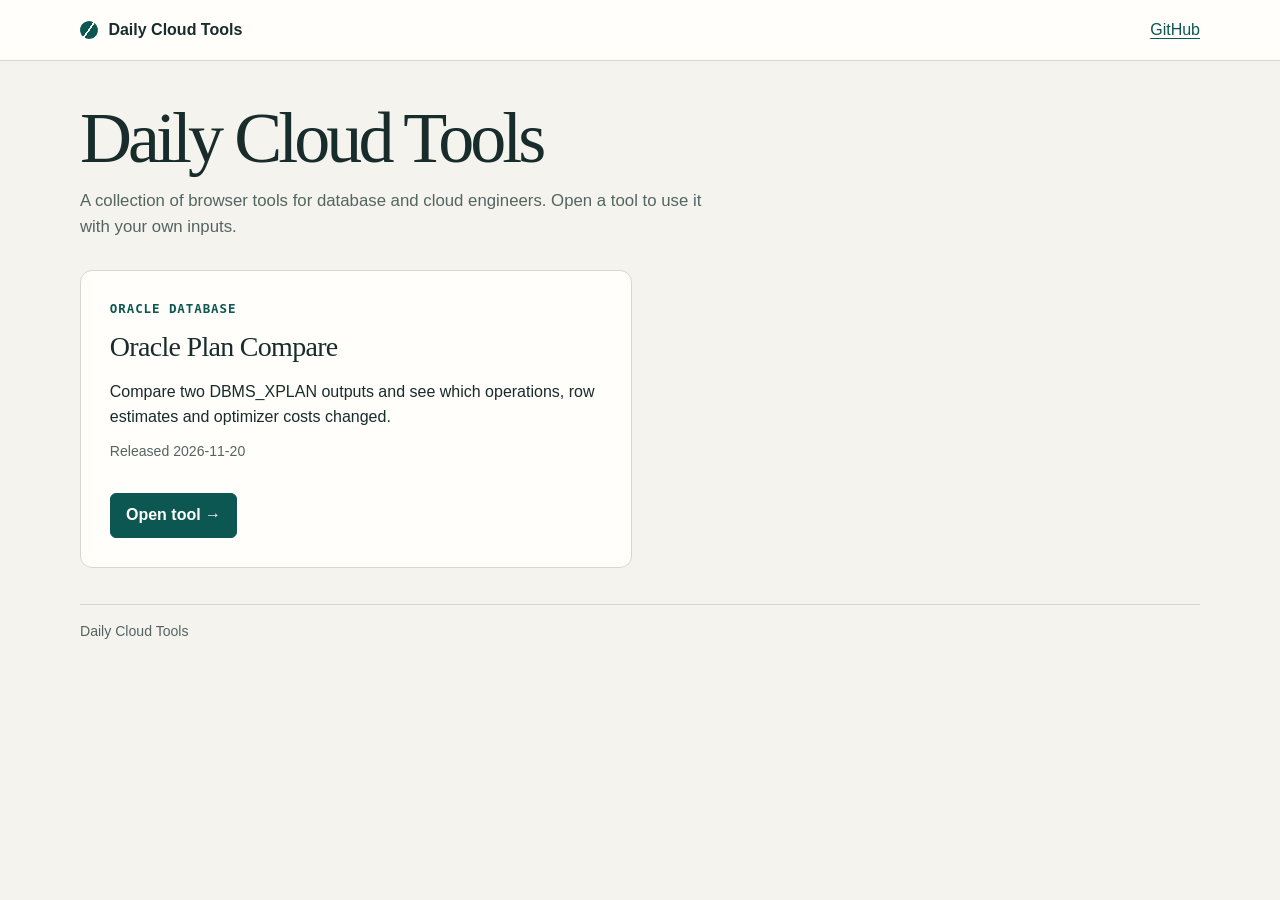
<file: index.html>
<!doctype html>
<html lang="en"><head><meta charset="utf-8"><meta http-equiv="Content-Security-Policy" content="default-src 'none'; script-src 'self'; style-src 'self'; img-src 'self'; connect-src 'none'; form-action 'none'; base-uri 'none'; object-src 'none'"><meta name="viewport" content="width=device-width,initial-scale=1"><title>Daily Cloud Tools</title><meta name="description" content="Small browser tools for Oracle, cloud operations and software engineering."><link rel="stylesheet" href="style.css"></head>
<body><header><nav class="nav"><a class="brand" href="./">Daily Cloud Tools</a><a href="https://github.com/lavkeshhhh/daily-cloud-tools">GitHub</a></nav></header><main><h1>Daily Cloud Tools</h1><p class="intro">A collection of browser tools for database and cloud engineers. Open a tool to use it with your own inputs.</p><div class="grid"><article class="panel card"><p class="category">Oracle Database</p><h2>Oracle Plan Compare</h2><p>Compare two DBMS_XPLAN outputs and see which operations, row estimates and optimizer costs changed.</p><p class="hint date">Released <time datetime="2026-11-20">2026-11-20</time></p><a class="button primary" href="apps/oracle-plan-compare/" aria-label="Open Oracle Plan Compare">Open tool →</a></article></div></main><footer>Daily Cloud Tools</footer></body></html>
</file>
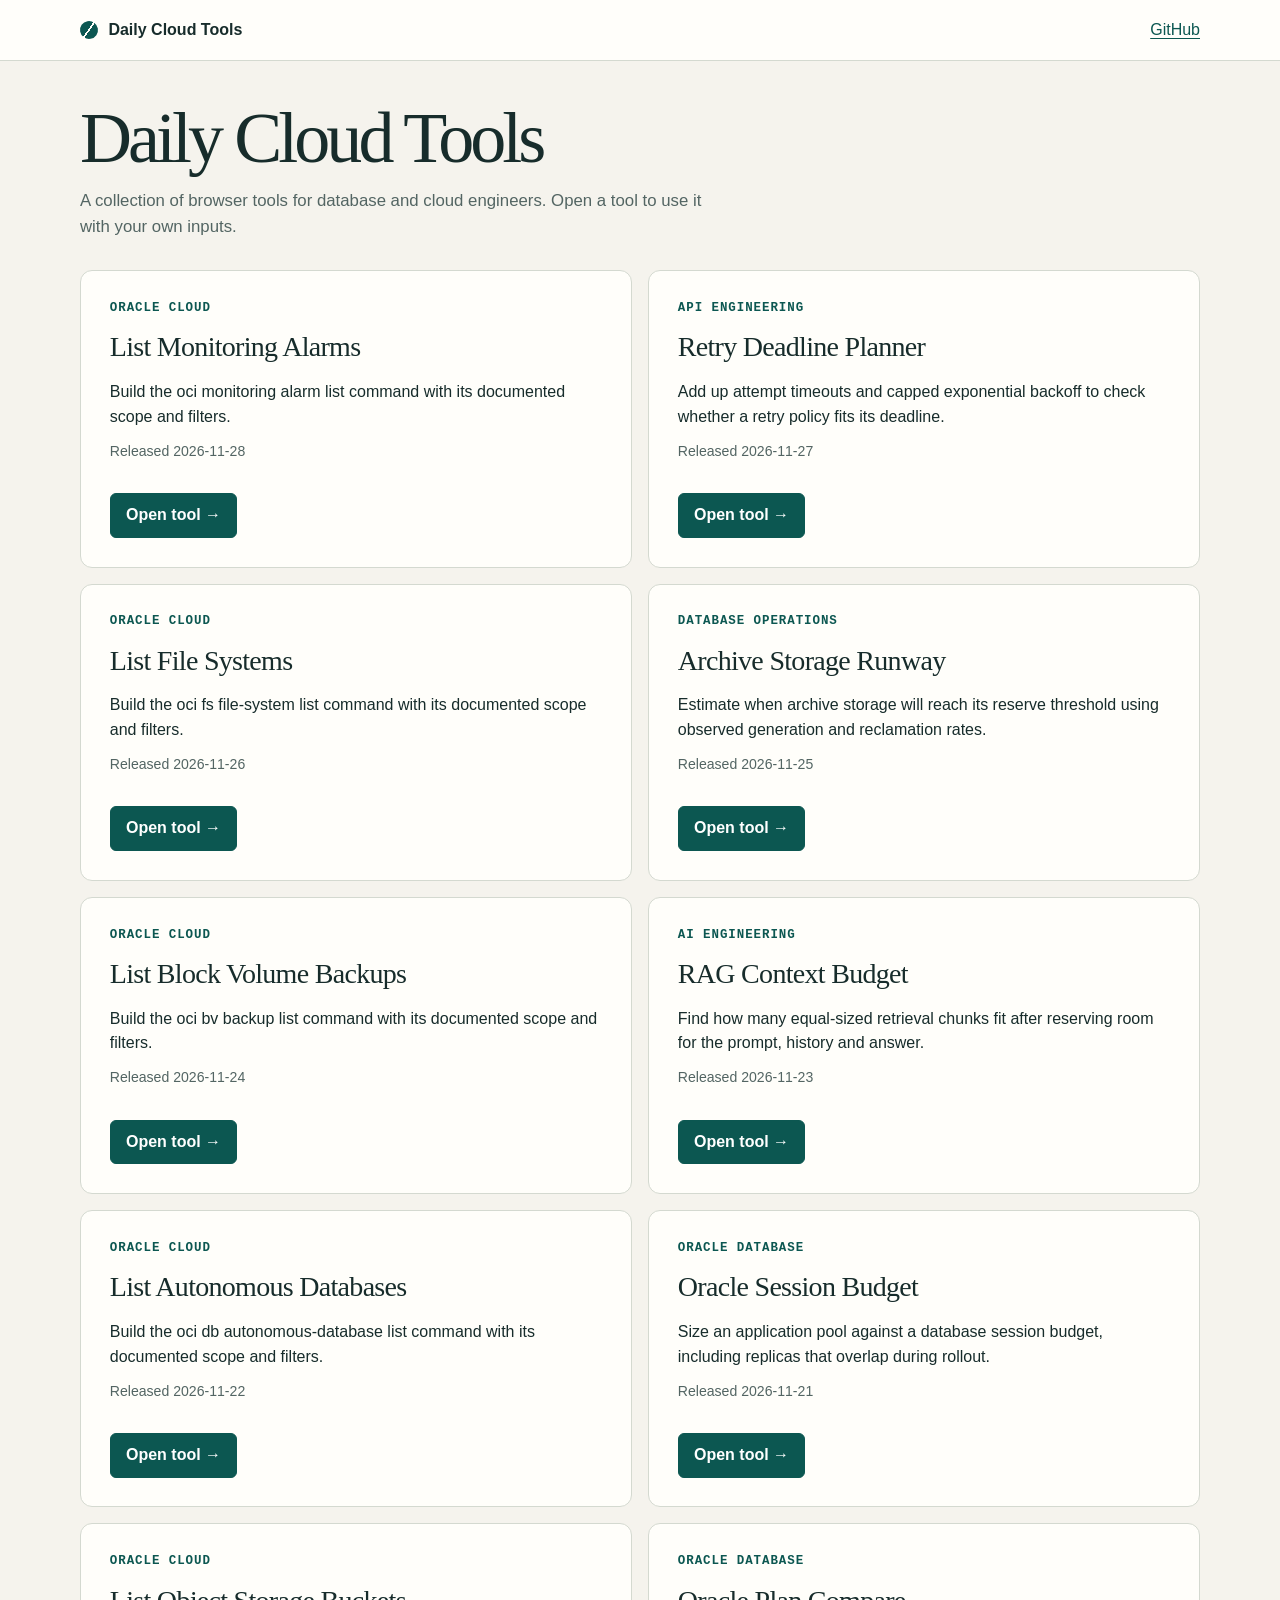
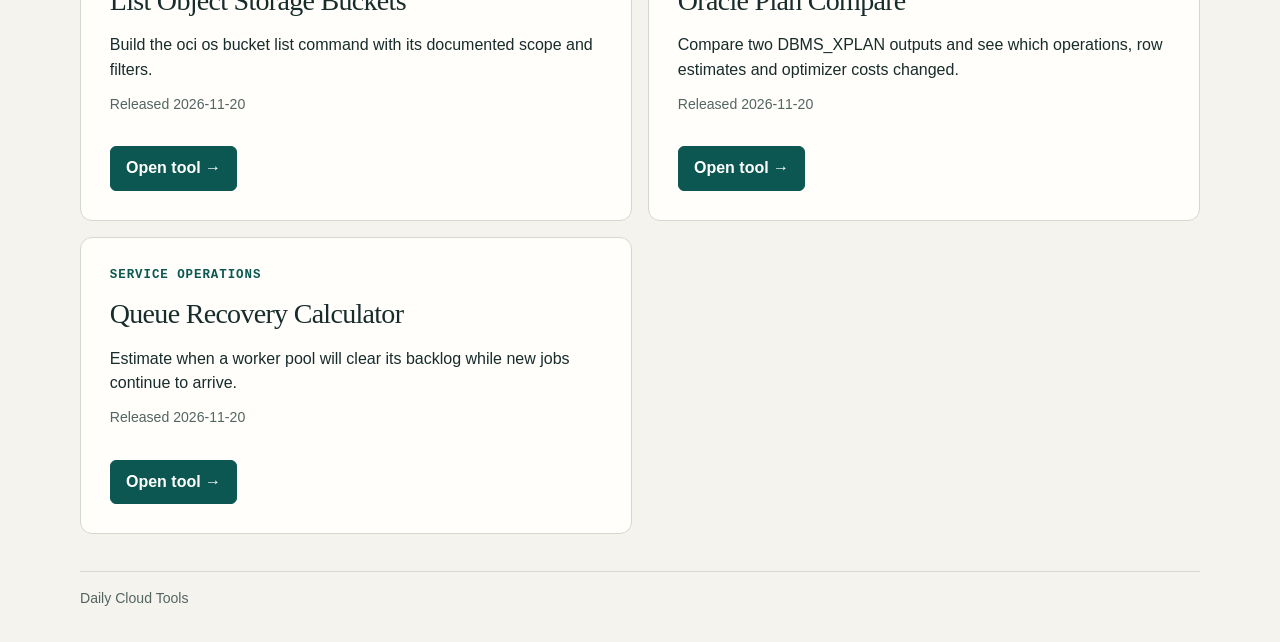
<file: site/index.html>
<!doctype html>
<html lang="en"><head><meta charset="utf-8"><meta http-equiv="Content-Security-Policy" content="default-src 'none'; script-src 'self'; style-src 'self'; img-src 'self'; connect-src 'none'; form-action 'none'; base-uri 'none'; object-src 'none'"><meta name="viewport" content="width=device-width,initial-scale=1"><title>Daily Cloud Tools</title><meta name="description" content="Small browser tools for Oracle, cloud operations and software engineering."><link rel="stylesheet" href="style.css"></head>
<body><header><nav class="nav"><a class="brand" href="./">Daily Cloud Tools</a><a href="https://github.com/lavkeshhhh/daily-cloud-tools">GitHub</a></nav></header><main><h1>Daily Cloud Tools</h1><p class="intro">A collection of browser tools for database and cloud engineers. Open a tool to use it with your own inputs.</p><div class="grid"><article class="panel card"><p class="category">Oracle Cloud</p><h2>List Monitoring Alarms</h2><p>Build the oci monitoring alarm list command with its documented scope and filters.</p><p class="hint date">Released <time datetime="2026-11-28">2026-11-28</time></p><a class="button primary" href="apps/oci-monitoring-alarm-list/" aria-label="Open List Monitoring Alarms">Open tool →</a></article>
<article class="panel card"><p class="category">API engineering</p><h2>Retry Deadline Planner</h2><p>Add up attempt timeouts and capped exponential backoff to check whether a retry policy fits its deadline.</p><p class="hint date">Released <time datetime="2026-11-27">2026-11-27</time></p><a class="button primary" href="apps/retry-deadline/" aria-label="Open Retry Deadline Planner">Open tool →</a></article>
<article class="panel card"><p class="category">Oracle Cloud</p><h2>List File Systems</h2><p>Build the oci fs file-system list command with its documented scope and filters.</p><p class="hint date">Released <time datetime="2026-11-26">2026-11-26</time></p><a class="button primary" href="apps/oci-fs-file-system-list/" aria-label="Open List File Systems">Open tool →</a></article>
<article class="panel card"><p class="category">Database operations</p><h2>Archive Storage Runway</h2><p>Estimate when archive storage will reach its reserve threshold using observed generation and reclamation rates.</p><p class="hint date">Released <time datetime="2026-11-25">2026-11-25</time></p><a class="button primary" href="apps/archive-runway/" aria-label="Open Archive Storage Runway">Open tool →</a></article>
<article class="panel card"><p class="category">Oracle Cloud</p><h2>List Block Volume Backups</h2><p>Build the oci bv backup list command with its documented scope and filters.</p><p class="hint date">Released <time datetime="2026-11-24">2026-11-24</time></p><a class="button primary" href="apps/oci-bv-backup-list/" aria-label="Open List Block Volume Backups">Open tool →</a></article>
<article class="panel card"><p class="category">AI engineering</p><h2>RAG Context Budget</h2><p>Find how many equal-sized retrieval chunks fit after reserving room for the prompt, history and answer.</p><p class="hint date">Released <time datetime="2026-11-23">2026-11-23</time></p><a class="button primary" href="apps/context-packing/" aria-label="Open RAG Context Budget">Open tool →</a></article>
<article class="panel card"><p class="category">Oracle Cloud</p><h2>List Autonomous Databases</h2><p>Build the oci db autonomous-database list command with its documented scope and filters.</p><p class="hint date">Released <time datetime="2026-11-22">2026-11-22</time></p><a class="button primary" href="apps/oci-db-autonomous-database-list/" aria-label="Open List Autonomous Databases">Open tool →</a></article>
<article class="panel card"><p class="category">Oracle Database</p><h2>Oracle Session Budget</h2><p>Size an application pool against a database session budget, including replicas that overlap during rollout.</p><p class="hint date">Released <time datetime="2026-11-21">2026-11-21</time></p><a class="button primary" href="apps/oracle-session-budget/" aria-label="Open Oracle Session Budget">Open tool →</a></article>
<article class="panel card"><p class="category">Oracle Cloud</p><h2>List Object Storage Buckets</h2><p>Build the oci os bucket list command with its documented scope and filters.</p><p class="hint date">Released <time datetime="2026-11-20">2026-11-20</time></p><a class="button primary" href="apps/oci-os-bucket-list/" aria-label="Open List Object Storage Buckets">Open tool →</a></article>
<article class="panel card"><p class="category">Oracle Database</p><h2>Oracle Plan Compare</h2><p>Compare two DBMS_XPLAN outputs and see which operations, row estimates and optimizer costs changed.</p><p class="hint date">Released <time datetime="2026-11-20">2026-11-20</time></p><a class="button primary" href="apps/oracle-plan-compare/" aria-label="Open Oracle Plan Compare">Open tool →</a></article>
<article class="panel card"><p class="category">Service operations</p><h2>Queue Recovery Calculator</h2><p>Estimate when a worker pool will clear its backlog while new jobs continue to arrive.</p><p class="hint date">Released <time datetime="2026-11-20">2026-11-20</time></p><a class="button primary" href="apps/queue-recovery/" aria-label="Open Queue Recovery Calculator">Open tool →</a></article></div></main><footer>Daily Cloud Tools</footer></body></html>
</file>
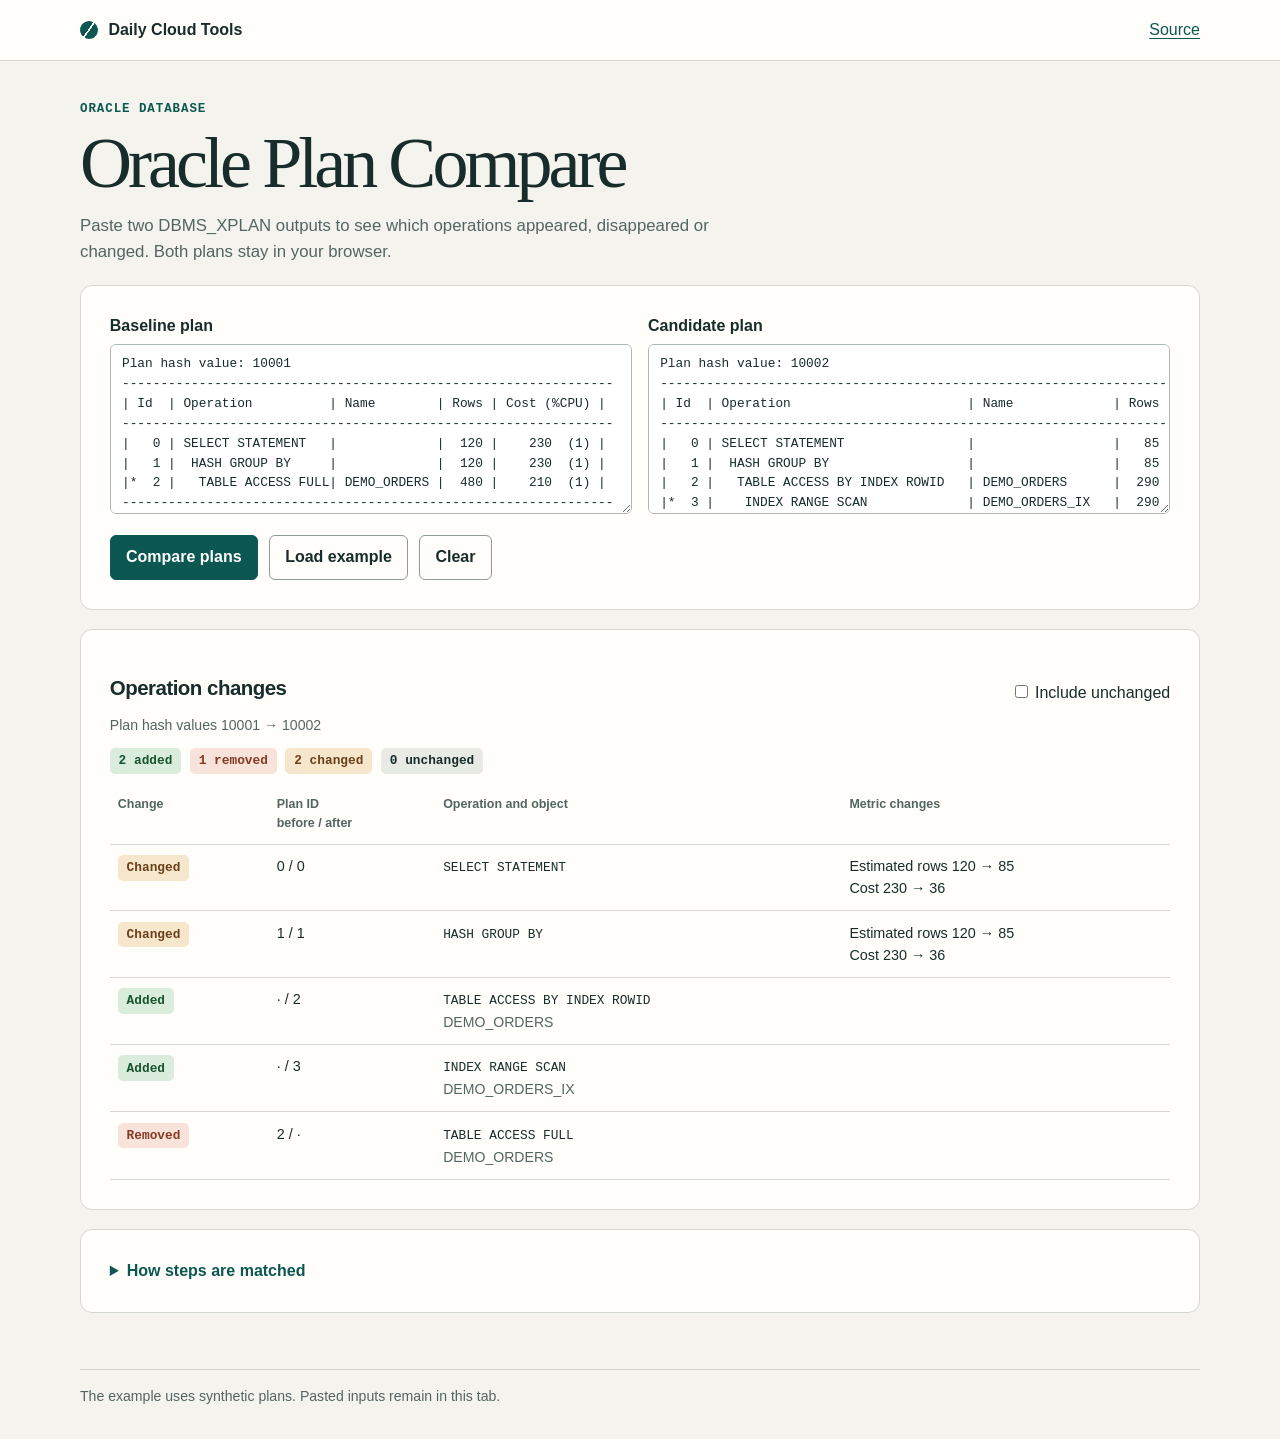
<file: apps/oracle-plan-compare/index.html>
<!doctype html>
<html lang="en"><head><meta charset="utf-8"><meta http-equiv="Content-Security-Policy" content="default-src 'none'; script-src 'self'; style-src 'self'; img-src 'self'; connect-src 'none'; form-action 'none'; base-uri 'none'; object-src 'none'"><meta name="viewport" content="width=device-width,initial-scale=1"><title>Oracle Plan Compare | Daily Cloud Tools</title><meta name="description" content="Compare operations, row estimates and costs in two Oracle DBMS_XPLAN text plans. Your plans stay in your browser."><link rel="stylesheet" href="../../style.css"><script src="core.js" defer></script><script src="examples.js" defer></script><script src="ui.js" defer></script></head>
<body><header><nav class="nav" aria-label="Site"><a class="brand" href="../../">Daily Cloud Tools</a><a href="https://github.com/lavkeshhhh/daily-cloud-tools/tree/main/site/apps/oracle-plan-compare">Source</a></nav></header>
<main><p class="category">Oracle Database</p><h1>Oracle Plan Compare</h1><p class="intro">Paste two DBMS_XPLAN outputs to see which operations appeared, disappeared or changed. Both plans stay in your browser.</p>
<section class="panel" aria-label="Execution plans"><div class="pair"><label class="field"><span>Baseline plan</span><textarea id="before" spellcheck="false" wrap="off" maxlength="500000"></textarea></label><label class="field"><span>Candidate plan</span><textarea id="after" spellcheck="false" wrap="off" maxlength="500000"></textarea></label></div><div class="controls"><button class="primary" id="compare">Compare plans</button><button id="example">Load example</button><button id="clear">Clear</button></div><p class="error spacer" id="error" role="alert" hidden></p></section>
<section class="panel" id="results" aria-labelledby="results-title"><div class="controls end"><h2 id="results-title">Operation changes</h2><label><input type="checkbox" id="same"> Include unchanged</label></div><p id="hashes" class="hint"></p><div class="counts" id="counts" aria-live="polite"></div><div class="tablewrap"><table><thead><tr><th>Change</th><th>Plan ID<br>before / after</th><th>Operation and object</th><th>Metric changes</th></tr></thead><tbody id="rows"></tbody></table></div><p id="empty" class="hint spacer" hidden>Both plans have the same operations and displayed metrics.</p></section>
<details class="panel"><summary>How steps are matched</summary><p>The comparison follows indentation, operation name and object name along each branch. Repeated identical siblings are paired in display order. A different parent or access method can produce both an addition and a removal. Plan IDs are display labels.</p><p>The comparison covers estimated rows, optimizer cost, actual rows, starts, buffers and adaptive active state when present. A blank metric is shown as unavailable. Compare execution statistics from equivalent workloads when investigating performance. Optimizer costs are estimates. <a href="https://docs.oracle.com/en/database/oracle/oracle-database/26/tgsql/generating-and-displaying-execution-plans.html">Oracle execution plan guide</a></p></details></main><footer>The example uses synthetic plans. Pasted inputs remain in this tab.</footer></body></html>
</file>
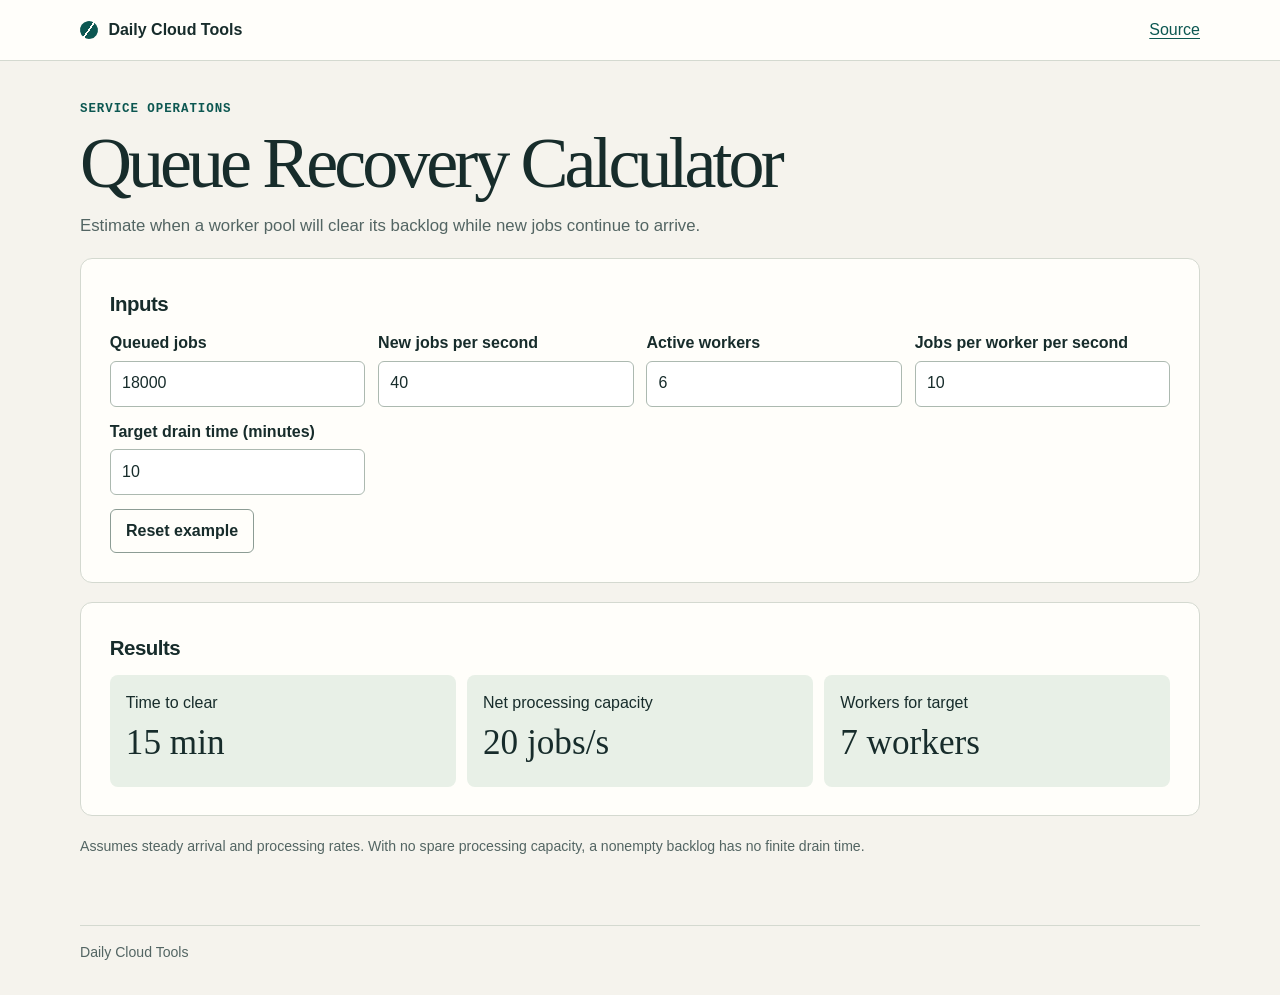
<file: apps/queue-recovery/index.html>
<!doctype html>
<html lang="en"><head><meta charset="utf-8"><meta http-equiv="Content-Security-Policy" content="default-src 'none'; script-src 'self'; style-src 'self'; img-src 'self'; connect-src 'none'; form-action 'none'; base-uri 'none'; object-src 'none'"><meta name="viewport" content="width=device-width,initial-scale=1"><title>Queue Recovery Calculator | Daily Cloud Tools</title><meta name="description" content="Estimate when a worker pool will clear its backlog while new jobs continue to arrive."><link rel="stylesheet" href="../../style.css"><script src="model.js" defer></script><script src="../../shared/calculator.js" defer></script></head>
<body><header><nav class="nav"><a class="brand" href="../../">Daily Cloud Tools</a><a href="https://github.com/lavkeshhhh/daily-cloud-tools/tree/main/site/apps/queue-recovery">Source</a></nav></header><main><p class="category">Service operations</p><h1>Queue Recovery Calculator</h1><p class="intro">Estimate when a worker pool will clear its backlog while new jobs continue to arrive.</p>
<section class="panel"><h2>Inputs</h2><form id="calculator"><div class="specs"><label class="field"><span>Queued jobs</span><input type="number" name="backlog" value="18000" min="0" step="1" required></label>
<label class="field"><span>New jobs per second</span><input type="number" name="incoming" value="40" min="0" step="any" required></label>
<label class="field"><span>Active workers</span><input type="number" name="workers" value="6" min="1" step="1" required></label>
<label class="field"><span>Jobs per worker per second</span><input type="number" name="rate" value="10" min="0.000001" step="any" required></label>
<label class="field"><span>Target drain time (minutes)</span><input type="number" name="target" value="10" min="0.000001" step="any" required></label></div><div class="controls"><button type="button" id="reset">Reset example</button></div></form></section>
<section class="panel" aria-labelledby="result-heading"><h2 id="result-heading">Results</h2><p id="error" class="error" role="alert" hidden></p><div class="metrics" id="metrics" aria-live="polite"></div></section><p class="hint spacer">Assumes steady arrival and processing rates. With no spare processing capacity, a nonempty backlog has no finite drain time.</p></main><footer>Daily Cloud Tools</footer></body></html>
</file>
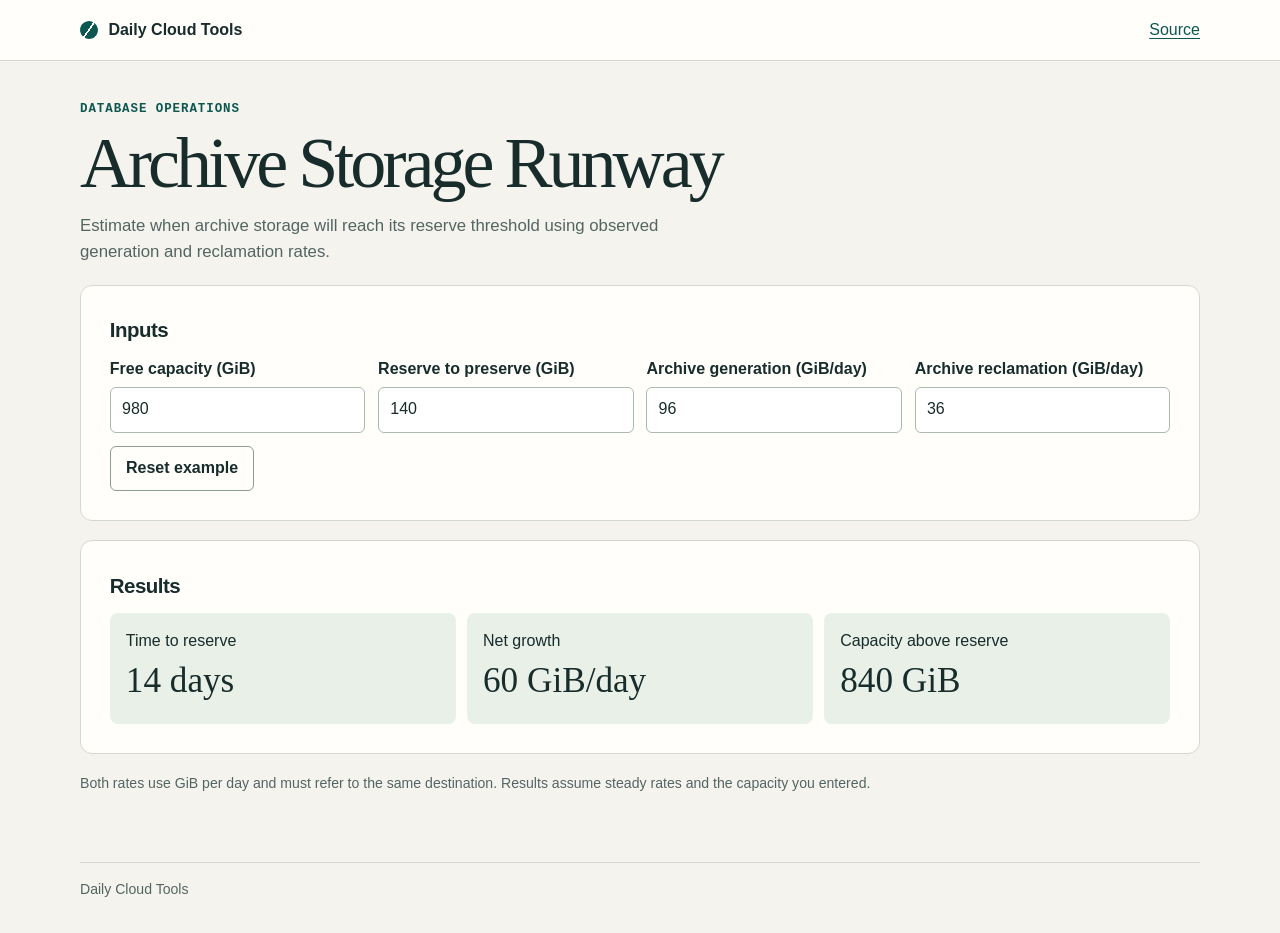
<file: site/apps/archive-runway/index.html>
<!doctype html>
<html lang="en"><head><meta charset="utf-8"><meta http-equiv="Content-Security-Policy" content="default-src 'none'; script-src 'self'; style-src 'self'; img-src 'self'; connect-src 'none'; form-action 'none'; base-uri 'none'; object-src 'none'"><meta name="viewport" content="width=device-width,initial-scale=1"><title>Archive Storage Runway | Daily Cloud Tools</title><meta name="description" content="Estimate when archive storage will reach its reserve threshold using observed generation and reclamation rates."><link rel="stylesheet" href="../../style.css"><script src="model.js" defer></script><script src="../../shared/calculator.js" defer></script></head>
<body><header><nav class="nav"><a class="brand" href="../../">Daily Cloud Tools</a><a href="https://github.com/lavkeshhhh/daily-cloud-tools/tree/main/site/apps/archive-runway">Source</a></nav></header><main><p class="category">Database operations</p><h1>Archive Storage Runway</h1><p class="intro">Estimate when archive storage will reach its reserve threshold using observed generation and reclamation rates.</p>
<section class="panel"><h2>Inputs</h2><form id="calculator"><div class="specs"><label class="field"><span>Free capacity (GiB)</span><input type="number" name="free" value="980" min="0" step="any" required></label>
<label class="field"><span>Reserve to preserve (GiB)</span><input type="number" name="reserve" value="140" min="0" step="any" required></label>
<label class="field"><span>Archive generation (GiB/day)</span><input type="number" name="generated" value="96" min="0" step="any" required></label>
<label class="field"><span>Archive reclamation (GiB/day)</span><input type="number" name="reclaimed" value="36" min="0" step="any" required></label></div><div class="controls"><button type="button" id="reset">Reset example</button></div></form></section>
<section class="panel" aria-labelledby="result-heading"><h2 id="result-heading">Results</h2><p id="error" class="error" role="alert" hidden></p><div class="metrics" id="metrics" aria-live="polite"></div></section><p class="hint spacer">Both rates use GiB per day and must refer to the same destination. Results assume steady rates and the capacity you entered.</p></main><footer>Daily Cloud Tools</footer></body></html>
</file>
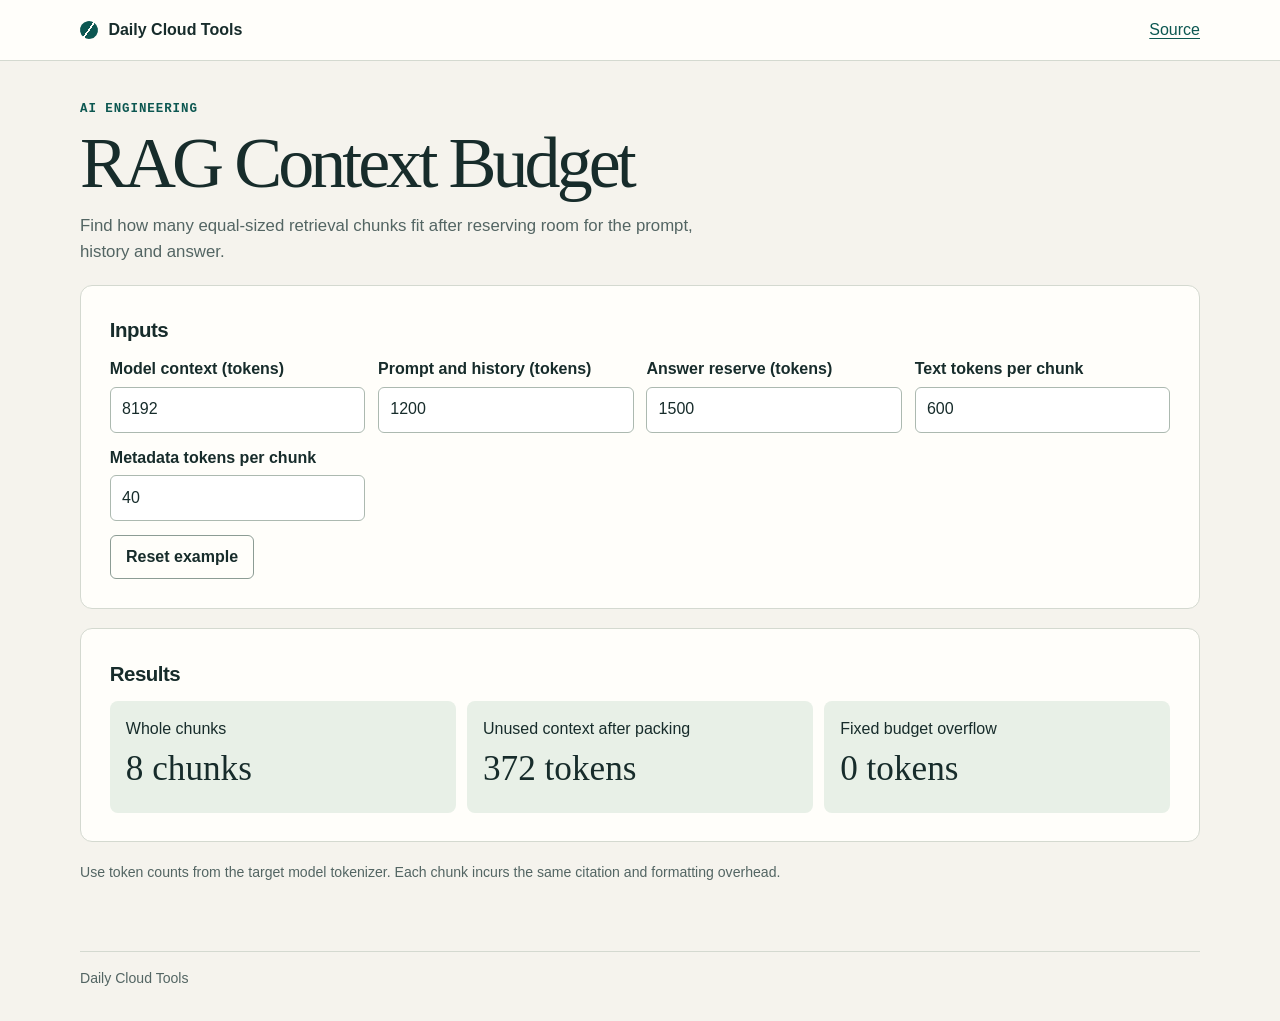
<file: site/apps/context-packing/index.html>
<!doctype html>
<html lang="en"><head><meta charset="utf-8"><meta http-equiv="Content-Security-Policy" content="default-src 'none'; script-src 'self'; style-src 'self'; img-src 'self'; connect-src 'none'; form-action 'none'; base-uri 'none'; object-src 'none'"><meta name="viewport" content="width=device-width,initial-scale=1"><title>RAG Context Budget | Daily Cloud Tools</title><meta name="description" content="Find how many equal-sized retrieval chunks fit after reserving room for the prompt, history and answer."><link rel="stylesheet" href="../../style.css"><script src="model.js" defer></script><script src="../../shared/calculator.js" defer></script></head>
<body><header><nav class="nav"><a class="brand" href="../../">Daily Cloud Tools</a><a href="https://github.com/lavkeshhhh/daily-cloud-tools/tree/main/site/apps/context-packing">Source</a></nav></header><main><p class="category">AI engineering</p><h1>RAG Context Budget</h1><p class="intro">Find how many equal-sized retrieval chunks fit after reserving room for the prompt, history and answer.</p>
<section class="panel"><h2>Inputs</h2><form id="calculator"><div class="specs"><label class="field"><span>Model context (tokens)</span><input type="number" name="window" value="8192" min="1" step="1" required></label>
<label class="field"><span>Prompt and history (tokens)</span><input type="number" name="prompt" value="1200" min="0" step="1" required></label>
<label class="field"><span>Answer reserve (tokens)</span><input type="number" name="answer" value="1500" min="0" step="1" required></label>
<label class="field"><span>Text tokens per chunk</span><input type="number" name="chunk" value="600" min="1" step="1" required></label>
<label class="field"><span>Metadata tokens per chunk</span><input type="number" name="overhead" value="40" min="0" step="1" required></label></div><div class="controls"><button type="button" id="reset">Reset example</button></div></form></section>
<section class="panel" aria-labelledby="result-heading"><h2 id="result-heading">Results</h2><p id="error" class="error" role="alert" hidden></p><div class="metrics" id="metrics" aria-live="polite"></div></section><p class="hint spacer">Use token counts from the target model tokenizer. Each chunk incurs the same citation and formatting overhead.</p></main><footer>Daily Cloud Tools</footer></body></html>
</file>
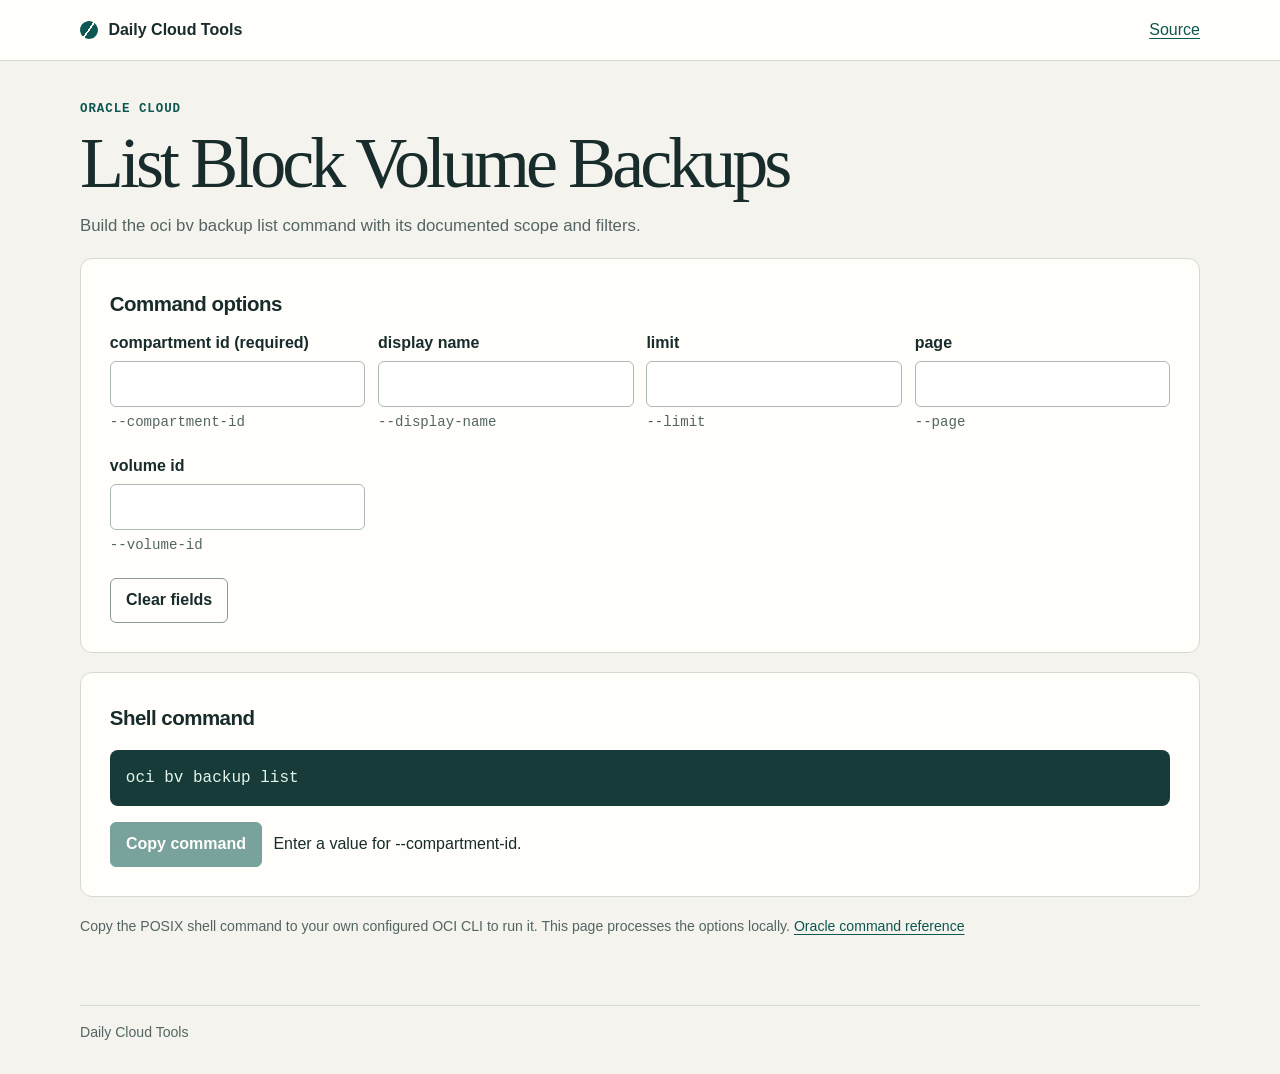
<file: site/apps/oci-bv-backup-list/index.html>
<!doctype html>
<html lang="en"><head><meta charset="utf-8"><meta http-equiv="Content-Security-Policy" content="default-src 'none'; script-src 'self'; style-src 'self'; img-src 'self'; connect-src 'none'; form-action 'none'; base-uri 'none'; object-src 'none'"><meta name="viewport" content="width=device-width,initial-scale=1"><title>List Block Volume Backups | Daily Cloud Tools</title><meta name="description" content="Build the oci bv backup list command with its documented scope and filters."><link rel="stylesheet" href="../../style.css"><script src="model.js" defer></script><script src="../../shared/oci.js" defer></script></head>
<body><header><nav class="nav"><a class="brand" href="../../">Daily Cloud Tools</a><a href="https://github.com/lavkeshhhh/daily-cloud-tools/tree/main/site/apps/oci-bv-backup-list">Source</a></nav></header><main><p class="category">Oracle Cloud</p><h1>List Block Volume Backups</h1><p class="intro">Build the oci bv backup list command with its documented scope and filters.</p>
<section class="panel"><h2>Command options</h2><form id="command-form"><div class="specs"><label class="field"><span>compartment id (required)</span><input name="--compartment-id" type="text"  required maxlength="1024" autocomplete="off" spellcheck="false"><small><code>--compartment-id</code></small></label>
<label class="field"><span>display name</span><input name="--display-name" type="text"   maxlength="1024" autocomplete="off" spellcheck="false"><small><code>--display-name</code></small></label>
<label class="field"><span>limit</span><input name="--limit" type="number" min="1" step="1"  maxlength="1024" autocomplete="off" spellcheck="false"><small><code>--limit</code></small></label>
<label class="field"><span>page</span><input name="--page" type="text"   maxlength="1024" autocomplete="off" spellcheck="false"><small><code>--page</code></small></label>
<label class="field"><span>volume id</span><input name="--volume-id" type="text"   maxlength="1024" autocomplete="off" spellcheck="false"><small><code>--volume-id</code></small></label></div><div class="controls"><button type="button" id="reset">Clear fields</button></div></form></section>
<section class="panel"><h2>Shell command</h2><pre id="preview"></pre><div class="controls"><button class="primary" id="copy" type="button">Copy command</button><span id="status" role="status"></span></div></section>
<p class="hint spacer">Copy the POSIX shell command to your own configured OCI CLI to run it. This page processes the options locally. <a href="https://docs.oracle.com/en-us/iaas/tools/oci-cli/latest/oci_cli_docs/cmdref/bv/backup/list.html">Oracle command reference</a></p></main><footer>Daily Cloud Tools</footer></body></html>
</file>
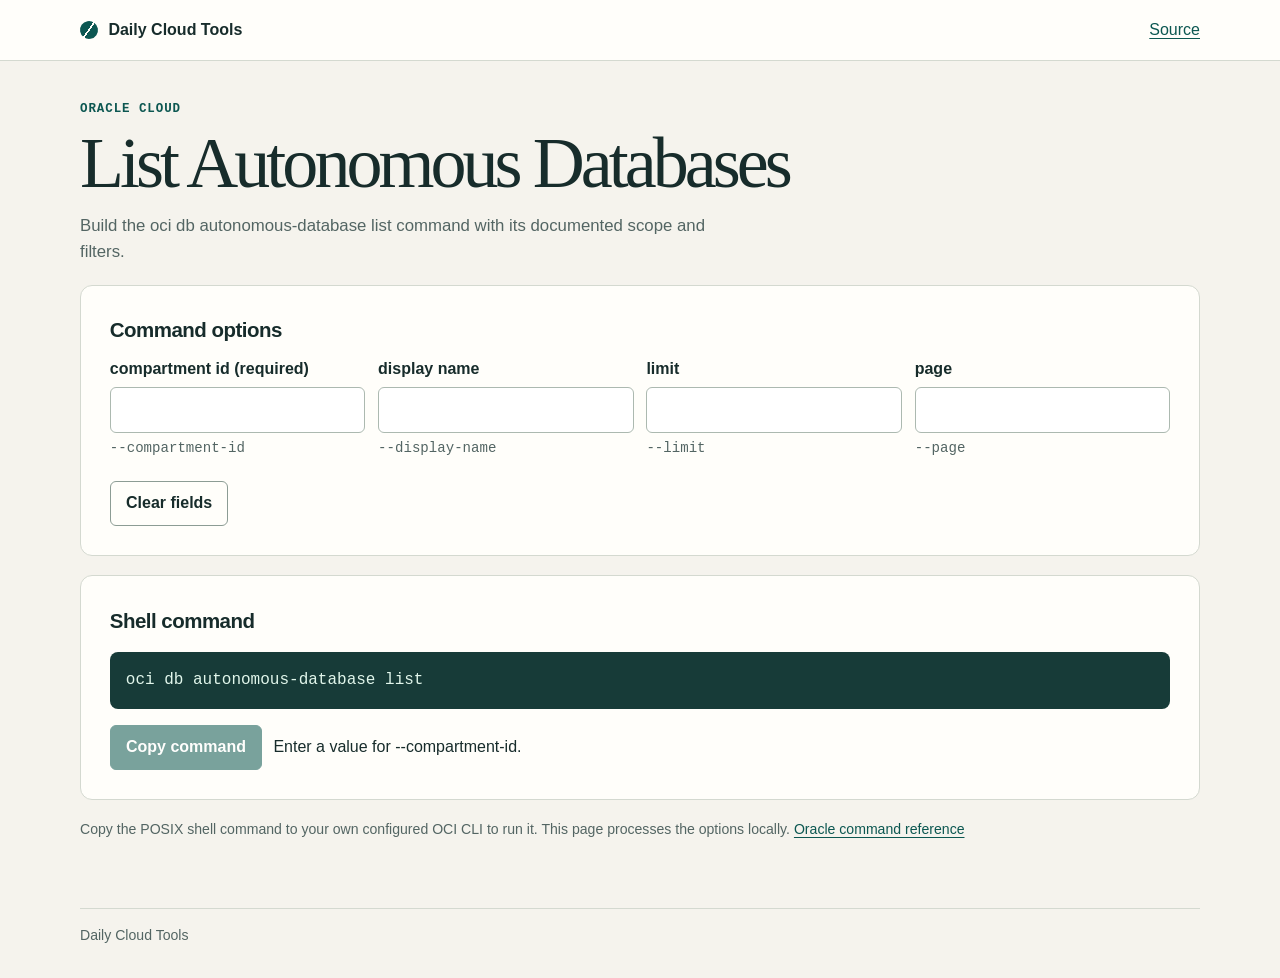
<file: site/apps/oci-db-autonomous-database-list/index.html>
<!doctype html>
<html lang="en"><head><meta charset="utf-8"><meta http-equiv="Content-Security-Policy" content="default-src 'none'; script-src 'self'; style-src 'self'; img-src 'self'; connect-src 'none'; form-action 'none'; base-uri 'none'; object-src 'none'"><meta name="viewport" content="width=device-width,initial-scale=1"><title>List Autonomous Databases | Daily Cloud Tools</title><meta name="description" content="Build the oci db autonomous-database list command with its documented scope and filters."><link rel="stylesheet" href="../../style.css"><script src="model.js" defer></script><script src="../../shared/oci.js" defer></script></head>
<body><header><nav class="nav"><a class="brand" href="../../">Daily Cloud Tools</a><a href="https://github.com/lavkeshhhh/daily-cloud-tools/tree/main/site/apps/oci-db-autonomous-database-list">Source</a></nav></header><main><p class="category">Oracle Cloud</p><h1>List Autonomous Databases</h1><p class="intro">Build the oci db autonomous-database list command with its documented scope and filters.</p>
<section class="panel"><h2>Command options</h2><form id="command-form"><div class="specs"><label class="field"><span>compartment id (required)</span><input name="--compartment-id" type="text"  required maxlength="1024" autocomplete="off" spellcheck="false"><small><code>--compartment-id</code></small></label>
<label class="field"><span>display name</span><input name="--display-name" type="text"   maxlength="1024" autocomplete="off" spellcheck="false"><small><code>--display-name</code></small></label>
<label class="field"><span>limit</span><input name="--limit" type="number" min="1" step="1"  maxlength="1024" autocomplete="off" spellcheck="false"><small><code>--limit</code></small></label>
<label class="field"><span>page</span><input name="--page" type="text"   maxlength="1024" autocomplete="off" spellcheck="false"><small><code>--page</code></small></label></div><div class="controls"><button type="button" id="reset">Clear fields</button></div></form></section>
<section class="panel"><h2>Shell command</h2><pre id="preview"></pre><div class="controls"><button class="primary" id="copy" type="button">Copy command</button><span id="status" role="status"></span></div></section>
<p class="hint spacer">Copy the POSIX shell command to your own configured OCI CLI to run it. This page processes the options locally. <a href="https://docs.oracle.com/en-us/iaas/tools/oci-cli/latest/oci_cli_docs/cmdref/db/autonomous-database/list.html">Oracle command reference</a></p></main><footer>Daily Cloud Tools</footer></body></html>
</file>
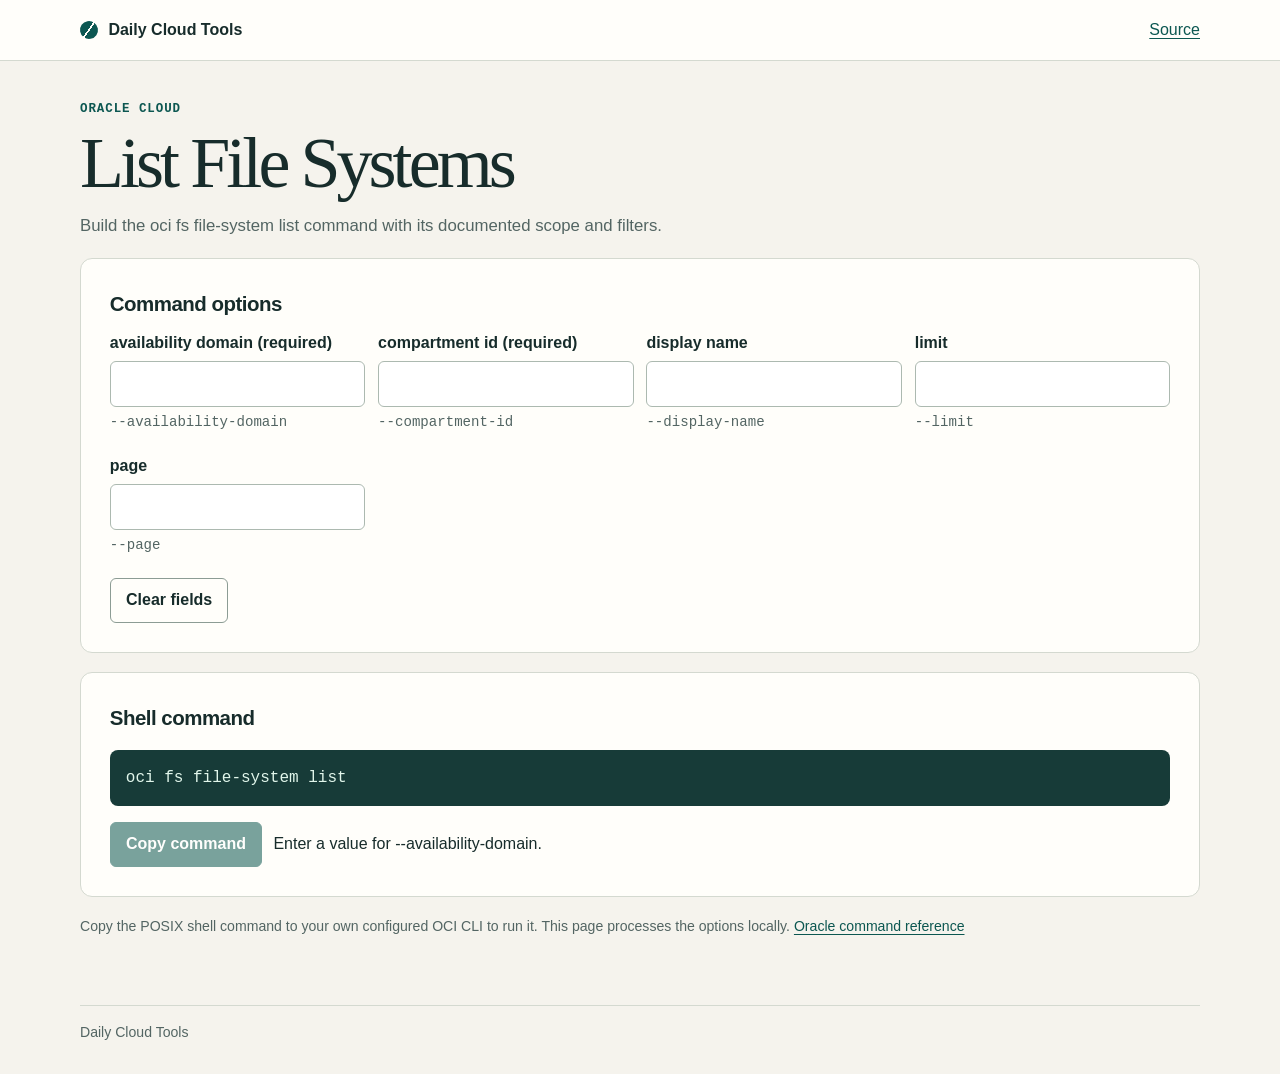
<file: site/apps/oci-fs-file-system-list/index.html>
<!doctype html>
<html lang="en"><head><meta charset="utf-8"><meta http-equiv="Content-Security-Policy" content="default-src 'none'; script-src 'self'; style-src 'self'; img-src 'self'; connect-src 'none'; form-action 'none'; base-uri 'none'; object-src 'none'"><meta name="viewport" content="width=device-width,initial-scale=1"><title>List File Systems | Daily Cloud Tools</title><meta name="description" content="Build the oci fs file-system list command with its documented scope and filters."><link rel="stylesheet" href="../../style.css"><script src="model.js" defer></script><script src="../../shared/oci.js" defer></script></head>
<body><header><nav class="nav"><a class="brand" href="../../">Daily Cloud Tools</a><a href="https://github.com/lavkeshhhh/daily-cloud-tools/tree/main/site/apps/oci-fs-file-system-list">Source</a></nav></header><main><p class="category">Oracle Cloud</p><h1>List File Systems</h1><p class="intro">Build the oci fs file-system list command with its documented scope and filters.</p>
<section class="panel"><h2>Command options</h2><form id="command-form"><div class="specs"><label class="field"><span>availability domain (required)</span><input name="--availability-domain" type="text"  required maxlength="1024" autocomplete="off" spellcheck="false"><small><code>--availability-domain</code></small></label>
<label class="field"><span>compartment id (required)</span><input name="--compartment-id" type="text"  required maxlength="1024" autocomplete="off" spellcheck="false"><small><code>--compartment-id</code></small></label>
<label class="field"><span>display name</span><input name="--display-name" type="text"   maxlength="1024" autocomplete="off" spellcheck="false"><small><code>--display-name</code></small></label>
<label class="field"><span>limit</span><input name="--limit" type="number" min="1" step="1"  maxlength="1024" autocomplete="off" spellcheck="false"><small><code>--limit</code></small></label>
<label class="field"><span>page</span><input name="--page" type="text"   maxlength="1024" autocomplete="off" spellcheck="false"><small><code>--page</code></small></label></div><div class="controls"><button type="button" id="reset">Clear fields</button></div></form></section>
<section class="panel"><h2>Shell command</h2><pre id="preview"></pre><div class="controls"><button class="primary" id="copy" type="button">Copy command</button><span id="status" role="status"></span></div></section>
<p class="hint spacer">Copy the POSIX shell command to your own configured OCI CLI to run it. This page processes the options locally. <a href="https://docs.oracle.com/en-us/iaas/tools/oci-cli/latest/oci_cli_docs/cmdref/fs/file-system/list.html">Oracle command reference</a></p></main><footer>Daily Cloud Tools</footer></body></html>
</file>
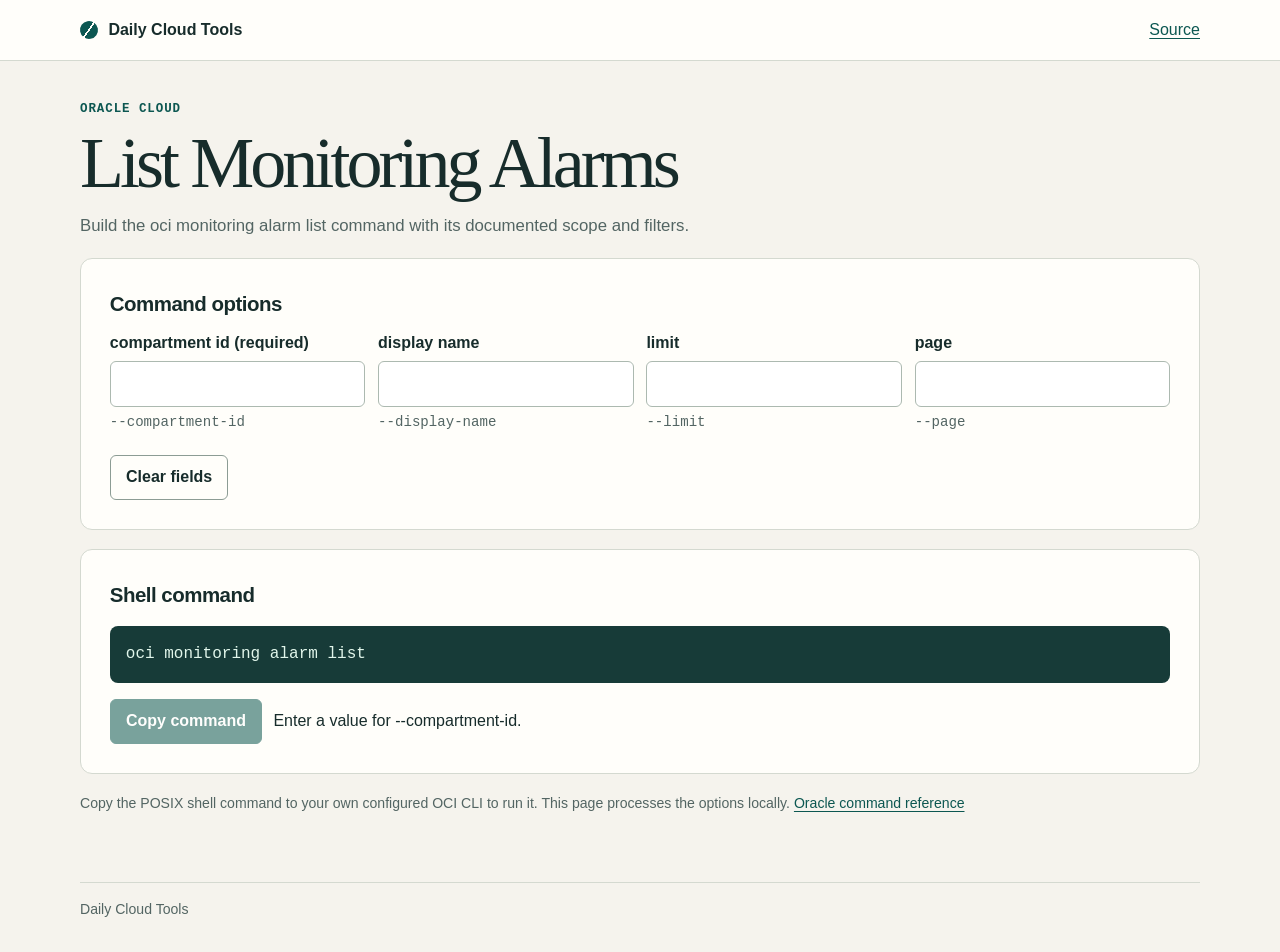
<file: site/apps/oci-monitoring-alarm-list/index.html>
<!doctype html>
<html lang="en"><head><meta charset="utf-8"><meta http-equiv="Content-Security-Policy" content="default-src 'none'; script-src 'self'; style-src 'self'; img-src 'self'; connect-src 'none'; form-action 'none'; base-uri 'none'; object-src 'none'"><meta name="viewport" content="width=device-width,initial-scale=1"><title>List Monitoring Alarms | Daily Cloud Tools</title><meta name="description" content="Build the oci monitoring alarm list command with its documented scope and filters."><link rel="stylesheet" href="../../style.css"><script src="model.js" defer></script><script src="../../shared/oci.js" defer></script></head>
<body><header><nav class="nav"><a class="brand" href="../../">Daily Cloud Tools</a><a href="https://github.com/lavkeshhhh/daily-cloud-tools/tree/main/site/apps/oci-monitoring-alarm-list">Source</a></nav></header><main><p class="category">Oracle Cloud</p><h1>List Monitoring Alarms</h1><p class="intro">Build the oci monitoring alarm list command with its documented scope and filters.</p>
<section class="panel"><h2>Command options</h2><form id="command-form"><div class="specs"><label class="field"><span>compartment id (required)</span><input name="--compartment-id" type="text"  required maxlength="1024" autocomplete="off" spellcheck="false"><small><code>--compartment-id</code></small></label>
<label class="field"><span>display name</span><input name="--display-name" type="text"   maxlength="1024" autocomplete="off" spellcheck="false"><small><code>--display-name</code></small></label>
<label class="field"><span>limit</span><input name="--limit" type="number" min="1" step="1"  maxlength="1024" autocomplete="off" spellcheck="false"><small><code>--limit</code></small></label>
<label class="field"><span>page</span><input name="--page" type="text"   maxlength="1024" autocomplete="off" spellcheck="false"><small><code>--page</code></small></label></div><div class="controls"><button type="button" id="reset">Clear fields</button></div></form></section>
<section class="panel"><h2>Shell command</h2><pre id="preview"></pre><div class="controls"><button class="primary" id="copy" type="button">Copy command</button><span id="status" role="status"></span></div></section>
<p class="hint spacer">Copy the POSIX shell command to your own configured OCI CLI to run it. This page processes the options locally. <a href="https://docs.oracle.com/en-us/iaas/tools/oci-cli/latest/oci_cli_docs/cmdref/monitoring/alarm/list.html">Oracle command reference</a></p></main><footer>Daily Cloud Tools</footer></body></html>
</file>
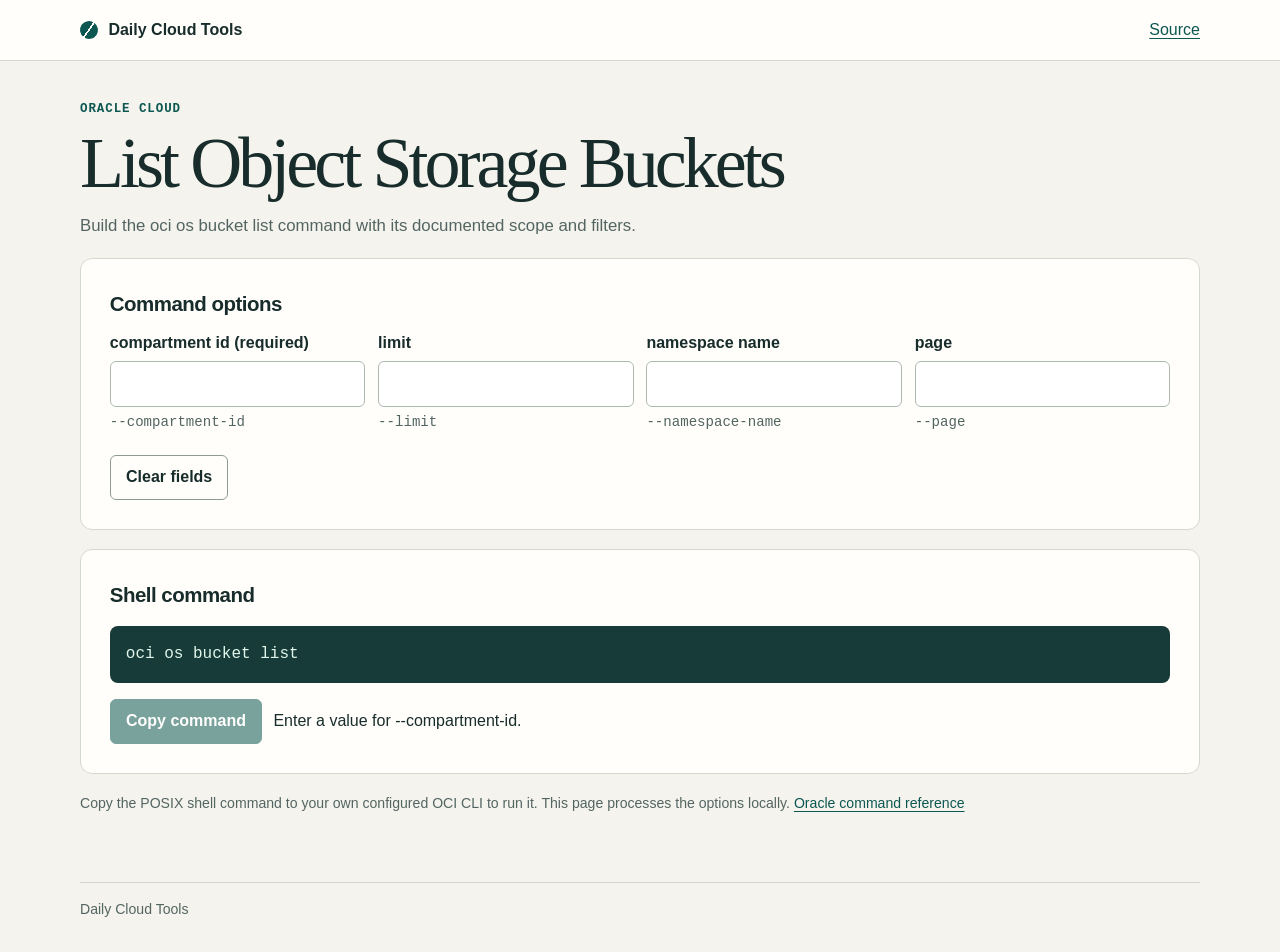
<file: site/apps/oci-os-bucket-list/index.html>
<!doctype html>
<html lang="en"><head><meta charset="utf-8"><meta http-equiv="Content-Security-Policy" content="default-src 'none'; script-src 'self'; style-src 'self'; img-src 'self'; connect-src 'none'; form-action 'none'; base-uri 'none'; object-src 'none'"><meta name="viewport" content="width=device-width,initial-scale=1"><title>List Object Storage Buckets | Daily Cloud Tools</title><meta name="description" content="Build the oci os bucket list command with its documented scope and filters."><link rel="stylesheet" href="../../style.css"><script src="model.js" defer></script><script src="../../shared/oci.js" defer></script></head>
<body><header><nav class="nav"><a class="brand" href="../../">Daily Cloud Tools</a><a href="https://github.com/lavkeshhhh/daily-cloud-tools/tree/main/site/apps/oci-os-bucket-list">Source</a></nav></header><main><p class="category">Oracle Cloud</p><h1>List Object Storage Buckets</h1><p class="intro">Build the oci os bucket list command with its documented scope and filters.</p>
<section class="panel"><h2>Command options</h2><form id="command-form"><div class="specs"><label class="field"><span>compartment id (required)</span><input name="--compartment-id" type="text"  required maxlength="1024" autocomplete="off" spellcheck="false"><small><code>--compartment-id</code></small></label>
<label class="field"><span>limit</span><input name="--limit" type="number" min="1" step="1"  maxlength="1024" autocomplete="off" spellcheck="false"><small><code>--limit</code></small></label>
<label class="field"><span>namespace name</span><input name="--namespace-name" type="text"   maxlength="1024" autocomplete="off" spellcheck="false"><small><code>--namespace-name</code></small></label>
<label class="field"><span>page</span><input name="--page" type="text"   maxlength="1024" autocomplete="off" spellcheck="false"><small><code>--page</code></small></label></div><div class="controls"><button type="button" id="reset">Clear fields</button></div></form></section>
<section class="panel"><h2>Shell command</h2><pre id="preview"></pre><div class="controls"><button class="primary" id="copy" type="button">Copy command</button><span id="status" role="status"></span></div></section>
<p class="hint spacer">Copy the POSIX shell command to your own configured OCI CLI to run it. This page processes the options locally. <a href="https://docs.oracle.com/en-us/iaas/tools/oci-cli/latest/oci_cli_docs/cmdref/os/bucket/list.html">Oracle command reference</a></p></main><footer>Daily Cloud Tools</footer></body></html>
</file>
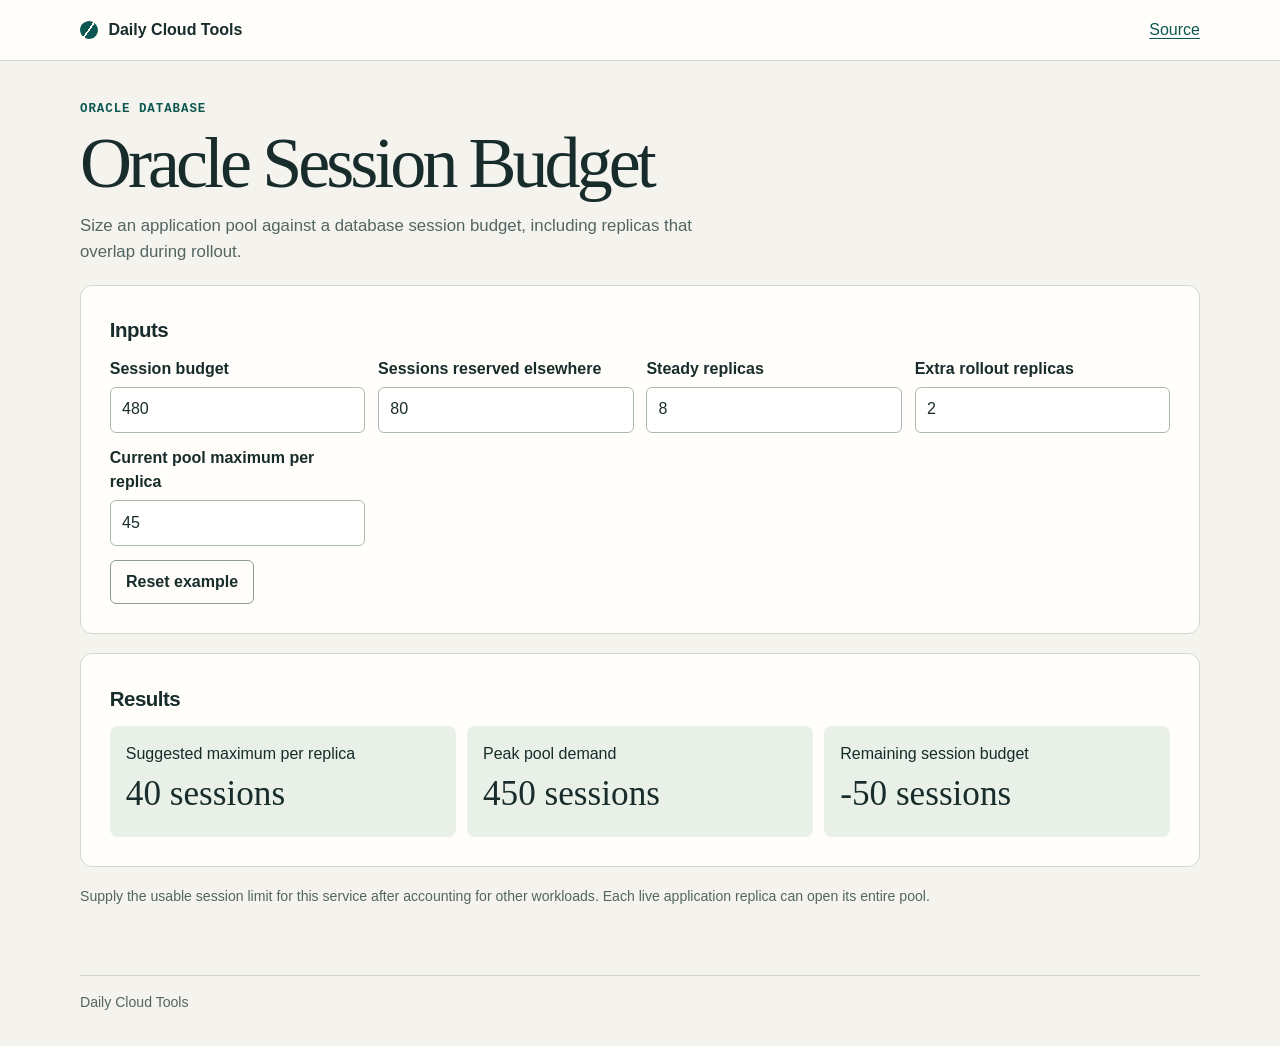
<file: site/apps/oracle-session-budget/index.html>
<!doctype html>
<html lang="en"><head><meta charset="utf-8"><meta http-equiv="Content-Security-Policy" content="default-src 'none'; script-src 'self'; style-src 'self'; img-src 'self'; connect-src 'none'; form-action 'none'; base-uri 'none'; object-src 'none'"><meta name="viewport" content="width=device-width,initial-scale=1"><title>Oracle Session Budget | Daily Cloud Tools</title><meta name="description" content="Size an application pool against a database session budget, including replicas that overlap during rollout."><link rel="stylesheet" href="../../style.css"><script src="model.js" defer></script><script src="../../shared/calculator.js" defer></script></head>
<body><header><nav class="nav"><a class="brand" href="../../">Daily Cloud Tools</a><a href="https://github.com/lavkeshhhh/daily-cloud-tools/tree/main/site/apps/oracle-session-budget">Source</a></nav></header><main><p class="category">Oracle Database</p><h1>Oracle Session Budget</h1><p class="intro">Size an application pool against a database session budget, including replicas that overlap during rollout.</p>
<section class="panel"><h2>Inputs</h2><form id="calculator"><div class="specs"><label class="field"><span>Session budget</span><input type="number" name="limit" value="480" min="1" step="1" required></label>
<label class="field"><span>Sessions reserved elsewhere</span><input type="number" name="reserve" value="80" min="0" step="1" required></label>
<label class="field"><span>Steady replicas</span><input type="number" name="replicas" value="8" min="1" step="1" required></label>
<label class="field"><span>Extra rollout replicas</span><input type="number" name="surge" value="2" min="0" step="1" required></label>
<label class="field"><span>Current pool maximum per replica</span><input type="number" name="pool" value="45" min="1" step="1" required></label></div><div class="controls"><button type="button" id="reset">Reset example</button></div></form></section>
<section class="panel" aria-labelledby="result-heading"><h2 id="result-heading">Results</h2><p id="error" class="error" role="alert" hidden></p><div class="metrics" id="metrics" aria-live="polite"></div></section><p class="hint spacer">Supply the usable session limit for this service after accounting for other workloads. Each live application replica can open its entire pool.</p></main><footer>Daily Cloud Tools</footer></body></html>
</file>
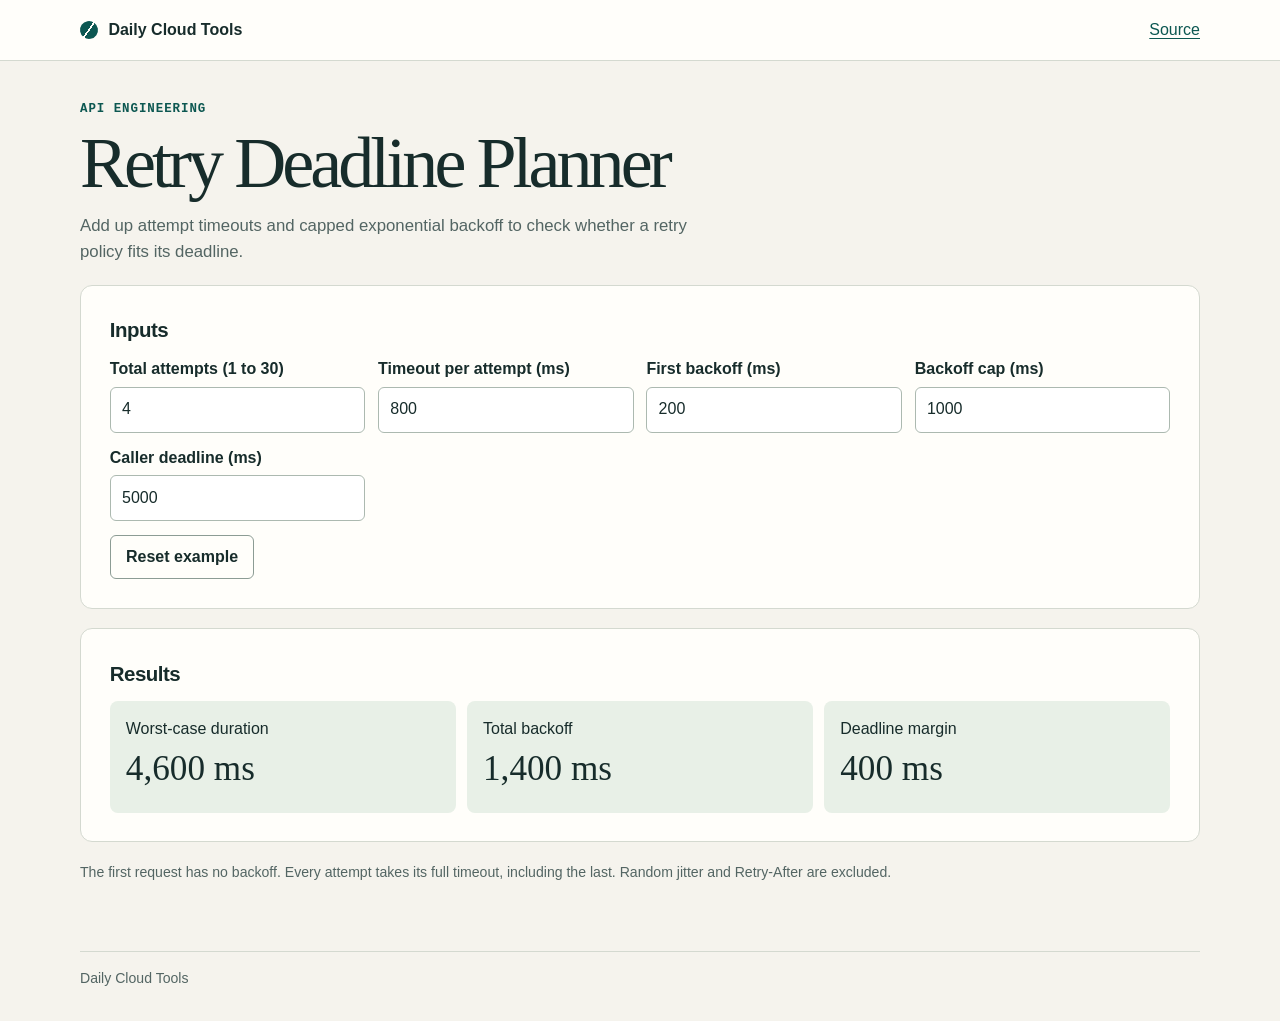
<file: site/apps/retry-deadline/index.html>
<!doctype html>
<html lang="en"><head><meta charset="utf-8"><meta http-equiv="Content-Security-Policy" content="default-src 'none'; script-src 'self'; style-src 'self'; img-src 'self'; connect-src 'none'; form-action 'none'; base-uri 'none'; object-src 'none'"><meta name="viewport" content="width=device-width,initial-scale=1"><title>Retry Deadline Planner | Daily Cloud Tools</title><meta name="description" content="Add up attempt timeouts and capped exponential backoff to check whether a retry policy fits its deadline."><link rel="stylesheet" href="../../style.css"><script src="model.js" defer></script><script src="../../shared/calculator.js" defer></script></head>
<body><header><nav class="nav"><a class="brand" href="../../">Daily Cloud Tools</a><a href="https://github.com/lavkeshhhh/daily-cloud-tools/tree/main/site/apps/retry-deadline">Source</a></nav></header><main><p class="category">API engineering</p><h1>Retry Deadline Planner</h1><p class="intro">Add up attempt timeouts and capped exponential backoff to check whether a retry policy fits its deadline.</p>
<section class="panel"><h2>Inputs</h2><form id="calculator"><div class="specs"><label class="field"><span>Total attempts (1 to 30)</span><input type="number" name="attempts" value="4" min="1" step="1" required></label>
<label class="field"><span>Timeout per attempt (ms)</span><input type="number" name="timeout" value="800" min="1" step="any" required></label>
<label class="field"><span>First backoff (ms)</span><input type="number" name="initial" value="200" min="0" step="any" required></label>
<label class="field"><span>Backoff cap (ms)</span><input type="number" name="cap" value="1000" min="0" step="any" required></label>
<label class="field"><span>Caller deadline (ms)</span><input type="number" name="deadline" value="5000" min="1" step="any" required></label></div><div class="controls"><button type="button" id="reset">Reset example</button></div></form></section>
<section class="panel" aria-labelledby="result-heading"><h2 id="result-heading">Results</h2><p id="error" class="error" role="alert" hidden></p><div class="metrics" id="metrics" aria-live="polite"></div></section><p class="hint spacer">The first request has no backoff. Every attempt takes its full timeout, including the last. Random jitter and Retry-After are excluded.</p></main><footer>Daily Cloud Tools</footer></body></html>
</file>
<file: style.css>
:root{color-scheme:light;--paper:#f5f3ed;--card:#fffefa;--ink:#172c2b;--muted:#536563;--line:#d4d9d0;--teal:#0c5751;--mint:#daf1df;--rust:#9c402a;--sand:#f6e6cc;font:16px/1.55 "Inter",-apple-system,BlinkMacSystemFont,"Segoe UI",sans-serif}*{box-sizing:border-box}body{margin:0;background:var(--paper);color:var(--ink)}a{color:var(--teal);text-underline-offset:3px}button,input,textarea,select{font:inherit}button,a.button{cursor:pointer;border:1px solid #8c9c94;border-radius:6px;background:var(--card);color:var(--ink);padding:.56rem .95rem;text-decoration:none;font-weight:650}button:hover,a.button:hover{border-color:var(--teal);background:#e8efe7}button.primary,a.primary{background:var(--teal);color:#fff;border-color:var(--teal)}button:disabled{opacity:.55;cursor:default}button:focus-visible,a:focus-visible,input:focus-visible,textarea:focus-visible,select:focus-visible{outline:3px solid #df8d32;outline-offset:3px}header{border-bottom:1px solid var(--line);background:var(--card)}.nav,main,footer{width:min(1120px,calc(100% - 2.5rem));margin:auto}.nav{display:flex;align-items:center;justify-content:space-between;min-height:60px}.brand{display:inline-flex;align-items:center;gap:.65rem;color:var(--ink);text-decoration:none;font-weight:760}.brand:before{content:"";width:18px;height:18px;background:linear-gradient(90deg,var(--teal) 45%,transparent 45%,transparent 54%,var(--teal) 54%);border-radius:50%;transform:rotate(35deg)}main{padding:2.5rem 0 3.5rem}.category{font:650 .78rem/1.4 "IBM Plex Mono",ui-monospace,monospace;letter-spacing:.075em;text-transform:uppercase;color:var(--teal);margin:0 0 .5rem}h1,h2,h3,p{margin:0 0 .7rem}h1{font-family:"Baskervville",Georgia,serif;font-size:clamp(2.4rem,6vw,4.5rem);font-weight:500;letter-spacing:-.055em;line-height:1.05}h2{font-size:1.28rem;letter-spacing:-.025em}h3{font-size:1.05rem}.intro{max-width:70ch;color:var(--muted);font-size:1.05rem}.panel{background:var(--card);border:1px solid var(--line);border-radius:12px;padding:clamp(1rem,2.6vw,1.8rem);margin-top:1.2rem}.pair,.grid{display:grid;grid-template-columns:repeat(2,minmax(0,1fr));gap:1rem}.controls{display:flex;align-items:center;gap:.7rem;flex-wrap:wrap;margin-top:.85rem}.controls.end{justify-content:space-between}.hint,small,footer{color:var(--muted);font-size:.88rem}.field>span,.field>label,label.field>span{display:block;font-weight:650;margin-bottom:.3rem}textarea,input[type=text],input[type=number],select{width:100%;border:1px solid #acb9b0;border-radius:6px;color:var(--ink);background:#fff;padding:.6rem .7rem}textarea,pre,code{font-family:"IBM Plex Mono",ui-monospace,SFMono-Regular,Menlo,monospace}textarea{min-height:170px;resize:vertical;font-size:.8rem;line-height:1.55;white-space:pre;overflow:auto}pre{color:#e1f6eb;background:#173b38;border-radius:8px;padding:1rem;overflow:auto;white-space:pre-wrap;overflow-wrap:anywhere}.error{color:#a63621;font-weight:650}.counts{display:flex;flex-wrap:wrap;gap:.55rem;margin:.65rem 0}.tag{display:inline-block;padding:.2rem .55rem;border-radius:5px;font:650 .8rem/1.5 ui-monospace,monospace;background:#e8ebe4}.added{background:#daeddc;color:#19532f}.removed{background:#f7e3d9;color:#843a25}.changed{background:var(--sand);color:#694019}.tablewrap{overflow:auto}table{border-collapse:collapse;width:100%;font-size:.9rem}th,td{text-align:left;vertical-align:top;padding:.65rem .5rem;border-bottom:1px solid var(--line)}th{font-size:.78rem;color:var(--muted)}td code{font-size:.8rem}details{margin-top:1rem}summary{cursor:pointer;color:var(--teal);font-weight:650}details p{margin-top:.6rem}footer{border-top:1px solid var(--line);padding:1rem 0 2rem}.card{display:flex;flex-direction:column;align-items:flex-start;height:100%}.card h2{font-family:Georgia,serif;font-size:1.75rem;font-weight:500}.card .button{margin-top:auto}.date{font-variant-numeric:tabular-nums}.stat{padding:1rem;border-radius:8px;background:#e8f0e7}.stat strong{display:block;font-family:Georgia,serif;font-size:clamp(1.35rem,4vw,2.2rem);font-weight:500}.metrics{display:grid;grid-template-columns:repeat(auto-fit,minmax(155px,1fr));gap:.7rem}fieldset{border:0;padding:0;margin:0}.field small{display:block;margin:.25rem 0 .5rem}.specs{display:grid;gap:.8rem;grid-template-columns:repeat(auto-fit,minmax(min(220px,100%),1fr))}.spacer{margin-top:1.2rem}[hidden]{display:none!important}@media(max-width:690px){.pair,.grid{grid-template-columns:1fr}main{padding-top:1.7rem}.nav,main,footer{width:calc(100% - 1.5rem)}.nav{min-height:52px}textarea{min-height:130px}th,td{padding:.45rem .35rem}}
</file>
<file: site/style.css>
:root{color-scheme:light;--paper:#f5f3ed;--card:#fffefa;--ink:#172c2b;--muted:#536563;--line:#d4d9d0;--teal:#0c5751;--mint:#daf1df;--rust:#9c402a;--sand:#f6e6cc;font:16px/1.55 "Inter",-apple-system,BlinkMacSystemFont,"Segoe UI",sans-serif}*{box-sizing:border-box}body{margin:0;background:var(--paper);color:var(--ink)}a{color:var(--teal);text-underline-offset:3px}button,input,textarea,select{font:inherit}button,a.button{cursor:pointer;border:1px solid #8c9c94;border-radius:6px;background:var(--card);color:var(--ink);padding:.56rem .95rem;text-decoration:none;font-weight:650}button:hover,a.button:hover{border-color:var(--teal);background:#e8efe7}button.primary,a.primary{background:var(--teal);color:#fff;border-color:var(--teal)}button:disabled{opacity:.55;cursor:default}button:focus-visible,a:focus-visible,input:focus-visible,textarea:focus-visible,select:focus-visible{outline:3px solid #df8d32;outline-offset:3px}header{border-bottom:1px solid var(--line);background:var(--card)}.nav,main,footer{width:min(1120px,calc(100% - 2.5rem));margin:auto}.nav{display:flex;align-items:center;justify-content:space-between;min-height:60px}.brand{display:inline-flex;align-items:center;gap:.65rem;color:var(--ink);text-decoration:none;font-weight:760}.brand:before{content:"";width:18px;height:18px;background:linear-gradient(90deg,var(--teal) 45%,transparent 45%,transparent 54%,var(--teal) 54%);border-radius:50%;transform:rotate(35deg)}main{padding:2.5rem 0 3.5rem}.category{font:650 .78rem/1.4 "IBM Plex Mono",ui-monospace,monospace;letter-spacing:.075em;text-transform:uppercase;color:var(--teal);margin:0 0 .5rem}h1,h2,h3,p{margin:0 0 .7rem}h1{font-family:"Baskervville",Georgia,serif;font-size:clamp(2.4rem,6vw,4.5rem);font-weight:500;letter-spacing:-.055em;line-height:1.05}h2{font-size:1.28rem;letter-spacing:-.025em}h3{font-size:1.05rem}.intro{max-width:70ch;color:var(--muted);font-size:1.05rem}.panel{background:var(--card);border:1px solid var(--line);border-radius:12px;padding:clamp(1rem,2.6vw,1.8rem);margin-top:1.2rem}.pair,.grid{display:grid;grid-template-columns:repeat(2,minmax(0,1fr));gap:1rem}.controls{display:flex;align-items:center;gap:.7rem;flex-wrap:wrap;margin-top:.85rem}.controls.end{justify-content:space-between}.hint,small,footer{color:var(--muted);font-size:.88rem}.field>span,.field>label,label.field>span{display:block;font-weight:650;margin-bottom:.3rem}textarea,input[type=text],input[type=number],select{width:100%;border:1px solid #acb9b0;border-radius:6px;color:var(--ink);background:#fff;padding:.6rem .7rem}textarea,pre,code{font-family:"IBM Plex Mono",ui-monospace,SFMono-Regular,Menlo,monospace}textarea{min-height:170px;resize:vertical;font-size:.8rem;line-height:1.55;white-space:pre;overflow:auto}pre{color:#e1f6eb;background:#173b38;border-radius:8px;padding:1rem;overflow:auto;white-space:pre-wrap;overflow-wrap:anywhere}.error{color:#a63621;font-weight:650}.counts{display:flex;flex-wrap:wrap;gap:.55rem;margin:.65rem 0}.tag{display:inline-block;padding:.2rem .55rem;border-radius:5px;font:650 .8rem/1.5 ui-monospace,monospace;background:#e8ebe4}.added{background:#daeddc;color:#19532f}.removed{background:#f7e3d9;color:#843a25}.changed{background:var(--sand);color:#694019}.tablewrap{overflow:auto}table{border-collapse:collapse;width:100%;font-size:.9rem}th,td{text-align:left;vertical-align:top;padding:.65rem .5rem;border-bottom:1px solid var(--line)}th{font-size:.78rem;color:var(--muted)}td code{font-size:.8rem}details{margin-top:1rem}summary{cursor:pointer;color:var(--teal);font-weight:650}details p{margin-top:.6rem}footer{border-top:1px solid var(--line);padding:1rem 0 2rem}.card{display:flex;flex-direction:column;align-items:flex-start;height:100%}.card h2{font-family:Georgia,serif;font-size:1.75rem;font-weight:500}.card .button{margin-top:auto}.date{font-variant-numeric:tabular-nums}.stat{padding:1rem;border-radius:8px;background:#e8f0e7}.stat strong{display:block;font-family:Georgia,serif;font-size:clamp(1.35rem,4vw,2.2rem);font-weight:500}.metrics{display:grid;grid-template-columns:repeat(auto-fit,minmax(155px,1fr));gap:.7rem}fieldset{border:0;padding:0;margin:0}.field small{display:block;margin:.25rem 0 .5rem}.specs{display:grid;gap:.8rem;grid-template-columns:repeat(auto-fit,minmax(min(220px,100%),1fr))}.spacer{margin-top:1.2rem}[hidden]{display:none!important}@media(max-width:690px){.pair,.grid{grid-template-columns:1fr}main{padding-top:1.7rem}.nav,main,footer{width:calc(100% - 1.5rem)}.nav{min-height:52px}textarea{min-height:130px}th,td{padding:.45rem .35rem}}
</file>
